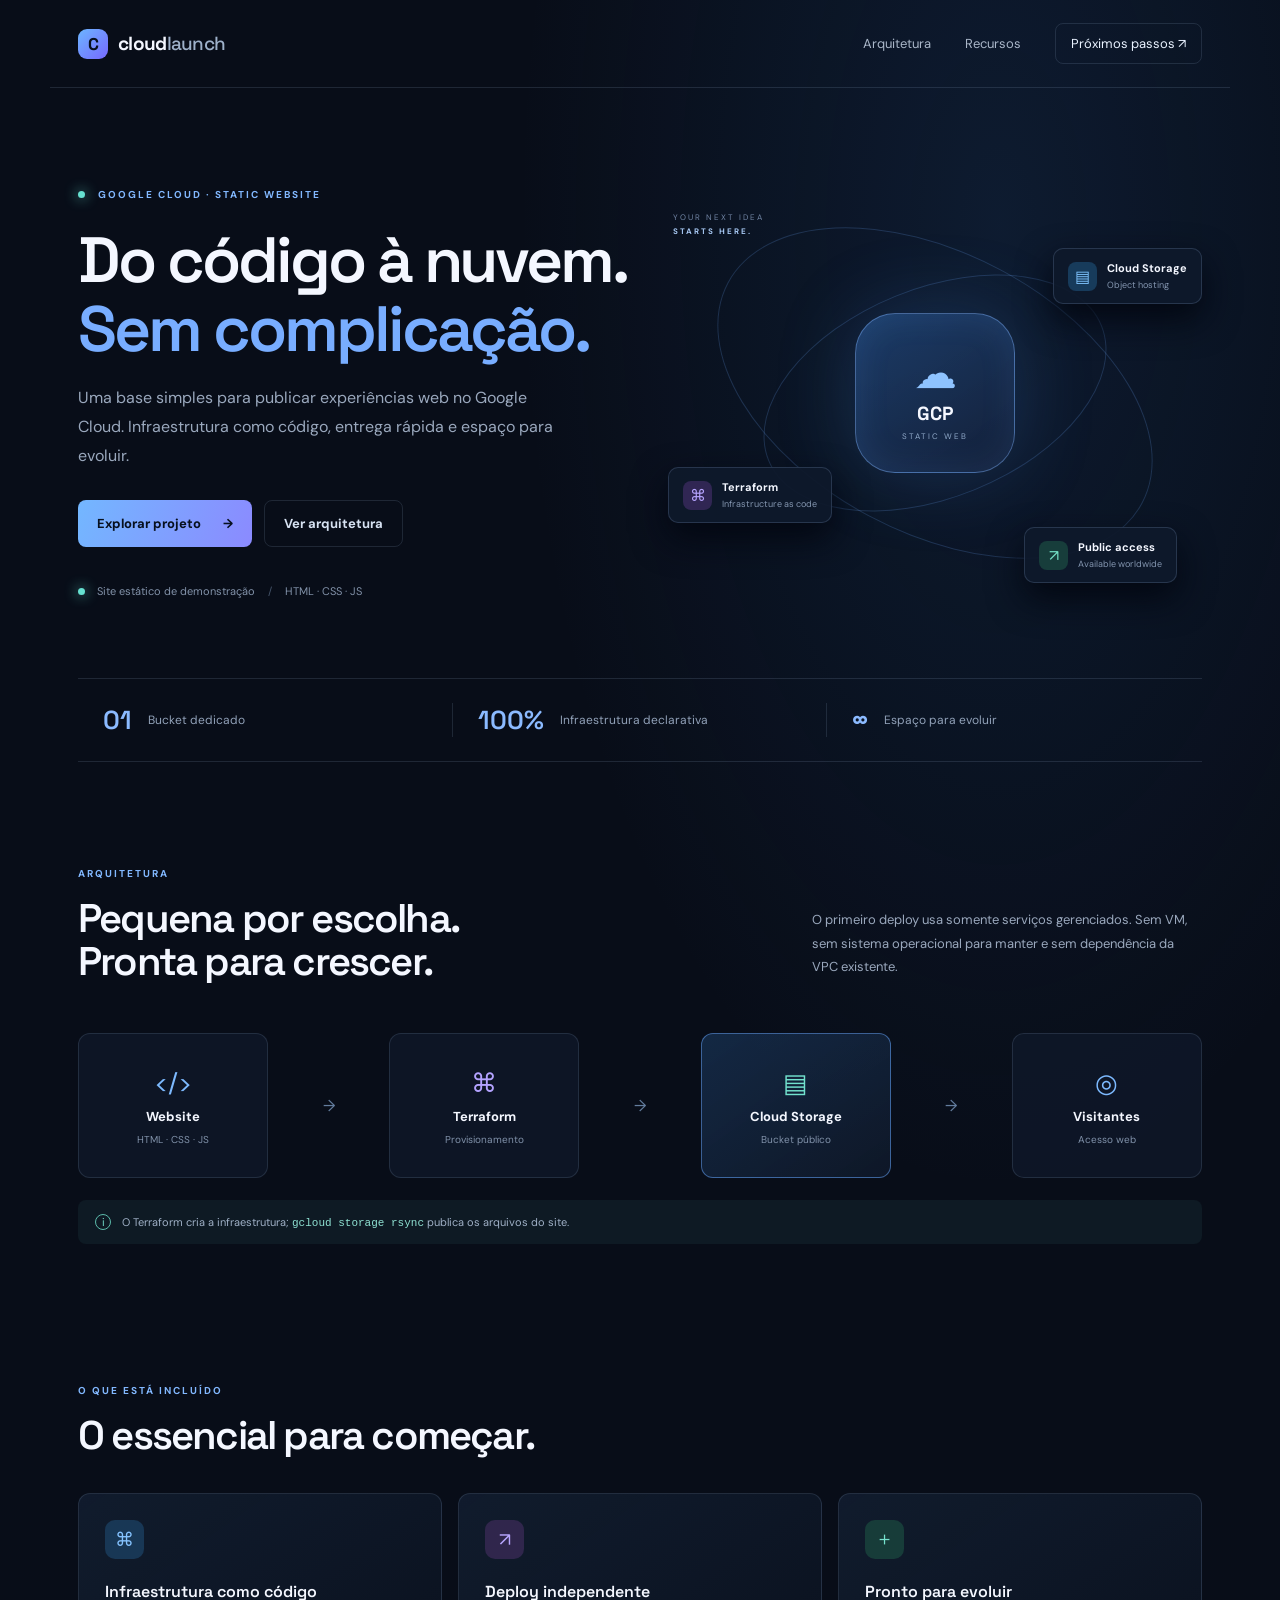
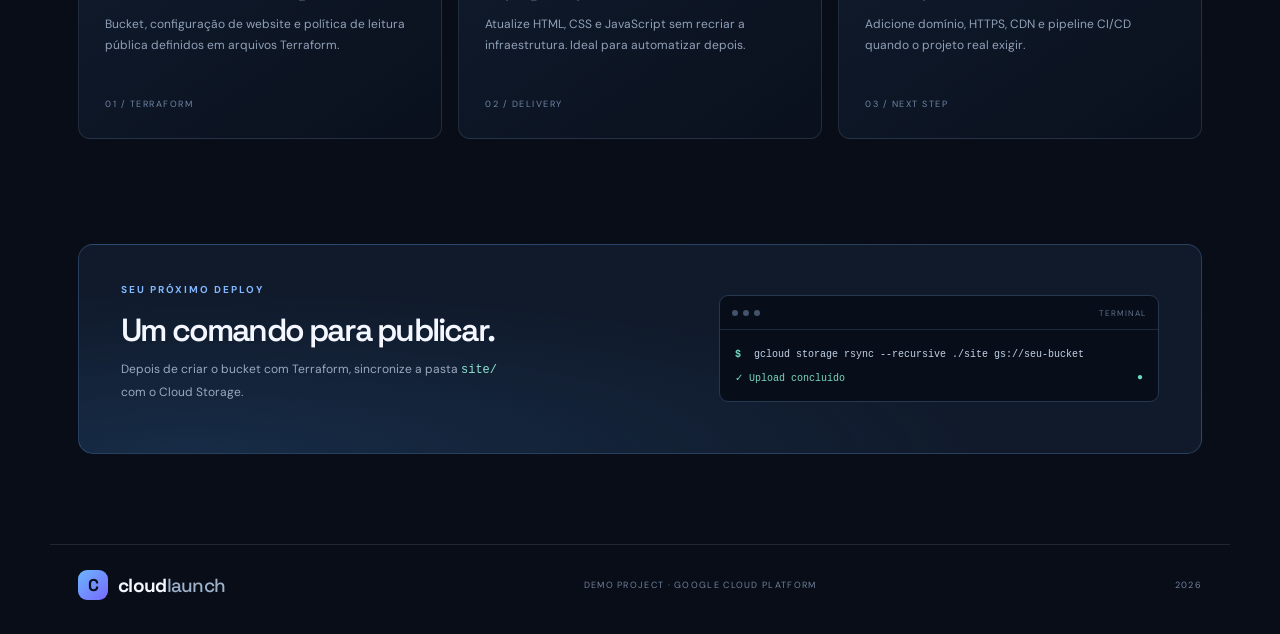
<file: gcp_create_deploy_static/site/index.html>
<!doctype html>
<html lang="pt-BR">
<head>
  <meta charset="utf-8"><meta name="viewport" content="width=device-width, initial-scale=1">
  <meta name="description" content="Site estático de demonstração hospedado no Google Cloud Storage.">
  <title>Cloud Launch | GCP Static Website</title>
  <link rel="preconnect" href="https://fonts.googleapis.com"><link rel="preconnect" href="https://fonts.gstatic.com" crossorigin>
  <link href="https://fonts.googleapis.com/css2?family=DM+Sans:wght@400;500;600;700&family=Space+Grotesk:wght@500;600;700&display=swap" rel="stylesheet">
  <link rel="stylesheet" href="./css/styles.css"><script src="./js/app.js" defer></script>
</head>
<body>
<header class="topbar"><a class="brand" href="#top"><span class="brand-mark">C</span><span>cloud<span class="brand-light">launch</span></span></a><nav><a href="#arquitetura">Arquitetura</a><a href="#recursos">Recursos</a><a class="nav-cta" href="#deploy">Próximos passos ↗</a></nav></header>
<main id="top">
<section class="hero"><div class="hero-copy"><div class="eyebrow"><span class="pulse"></span> GOOGLE CLOUD · STATIC WEBSITE</div><h1>Do código à nuvem.<br><span>Sem complicação.</span></h1><p class="hero-description">Uma base simples para publicar experiências web no Google Cloud. Infraestrutura como código, entrega rápida e espaço para evoluir.</p><div class="hero-actions"><a class="button button-primary" href="#deploy">Explorar projeto <span>→</span></a><a class="button button-secondary" href="#arquitetura">Ver arquitetura</a></div><div class="hero-meta"><span class="status-dot"></span> Site estático de demonstração <span class="meta-divider">/</span> HTML · CSS · JS</div></div>
<div class="hero-art"><div class="orbit orbit-one"></div><div class="orbit orbit-two"></div><div class="cloud-core"><div class="core-icon">☁</div><strong>GCP</strong><small>STATIC WEB</small></div><div class="float-card card-storage"><span class="mini-icon">▤</span><div><b>Cloud Storage</b><small>Object hosting</small></div></div><div class="float-card card-terraform"><span class="mini-icon purple">⌘</span><div><b>Terraform</b><small>Infrastructure as code</small></div></div><div class="float-card card-global"><span class="mini-icon green">↗</span><div><b>Public access</b><small>Available worldwide</small></div></div><div class="art-caption">YOUR NEXT IDEA<br><b>STARTS HERE.</b></div></div></section>
<section class="metrics"><div><strong>01</strong><span>Bucket dedicado</span></div><div><strong>100%</strong><span>Infraestrutura declarativa</span></div><div><strong>∞</strong><span>Espaço para evoluir</span></div></section>
<section class="section" id="arquitetura"><div class="section-heading"><div><div class="eyebrow">ARQUITETURA</div><h2>Pequena por escolha.<br>Pronta para crescer.</h2></div><p>O primeiro deploy usa somente serviços gerenciados. Sem VM, sem sistema operacional para manter e sem dependência da VPC existente.</p></div><div class="architecture"><div class="arch-node"><span class="arch-symbol">&lt;/&gt;</span><b>Website</b><small>HTML · CSS · JS</small></div><span class="arch-arrow">→</span><div class="arch-node"><span class="arch-symbol purple">⌘</span><b>Terraform</b><small>Provisionamento</small></div><span class="arch-arrow">→</span><div class="arch-node featured"><span class="arch-symbol mint">▤</span><b>Cloud Storage</b><small>Bucket público</small></div><span class="arch-arrow">→</span><div class="arch-node"><span class="arch-symbol">◎</span><b>Visitantes</b><small>Acesso web</small></div></div><div class="architecture-note"><span>i</span> O Terraform cria a infraestrutura; <code>gcloud storage rsync</code> publica os arquivos do site.</div></section>
<section class="section features-section" id="recursos"><div class="eyebrow">O QUE ESTÁ INCLUÍDO</div><h2>O essencial para começar.</h2><div class="feature-grid"><article class="feature-card"><div class="feature-icon blue">⌘</div><h3>Infraestrutura como código</h3><p>Bucket, configuração de website e política de leitura pública definidos em arquivos Terraform.</p><span>01 / TERRAFORM</span></article><article class="feature-card"><div class="feature-icon violet">↗</div><h3>Deploy independente</h3><p>Atualize HTML, CSS e JavaScript sem recriar a infraestrutura. Ideal para automatizar depois.</p><span>02 / DELIVERY</span></article><article class="feature-card"><div class="feature-icon mint">＋</div><h3>Pronto para evoluir</h3><p>Adicione domínio, HTTPS, CDN e pipeline CI/CD quando o projeto real exigir.</p><span>03 / NEXT STEP</span></article></div></section>
<section class="deploy-banner" id="deploy"><div><div class="eyebrow">SEU PRÓXIMO DEPLOY</div><h2>Um comando para publicar.</h2><p>Depois de criar o bucket com Terraform, sincronize a pasta <code>site/</code> com o Cloud Storage.</p></div><div class="terminal"><div class="terminal-bar"><i></i><i></i><i></i><small>TERMINAL</small></div><div class="terminal-line"><b>$</b> gcloud storage rsync --recursive ./site gs://seu-bucket</div><div class="terminal-success">✓ Upload concluído <span>●</span></div></div></section>
</main><footer><a class="brand" href="#top"><span class="brand-mark">C</span><span>cloud<span class="brand-light">launch</span></span></a><span>DEMO PROJECT · GOOGLE CLOUD PLATFORM</span><span id="year"></span></footer>
</body></html>
</file>
<file: gcp_create_deploy_static/site/css/styles.css>
:root{--bg:#080d18;--text:#f4f7ff;--muted:#9aa8bd;--blue:#69a8ff;--cyan:#66e0d0;--line:rgba(160,185,220,.15);font-family:"DM Sans",sans-serif;color:var(--text);background:var(--bg);scroll-behavior:smooth}*{box-sizing:border-box}body{margin:0;background:radial-gradient(ellipse at 78% 10%,rgba(37,91,157,.18),transparent 34%),var(--bg);color:var(--text)}a{color:inherit;text-decoration:none}.topbar,main,footer{max-width:1180px;margin:auto}.topbar{height:88px;display:flex;align-items:center;justify-content:space-between;padding:0 28px;border-bottom:1px solid var(--line)}.brand{display:flex;align-items:center;gap:10px;font:700 19px "Space Grotesk",sans-serif;letter-spacing:-.7px}.brand-mark{display:grid;place-items:center;width:30px;height:30px;border-radius:9px;background:linear-gradient(135deg,#6cb5ff,#7769ff);font-size:17px;color:#07101e}.brand-light{font-weight:500;color:#9eb1ca}.topbar nav{display:flex;align-items:center;gap:34px;color:#aab7c9;font-size:13px}.topbar nav a:hover{color:white}.topbar nav .nav-cta{color:#e9f2ff;border:1px solid var(--line);padding:11px 15px;border-radius:8px}.hero{min-height:590px;padding:85px 28px 65px;display:grid;grid-template-columns:1.02fr .98fr;align-items:center;gap:35px}.eyebrow{font-size:10px;letter-spacing:2px;font-weight:700;color:#82b8ff}.pulse,.status-dot{display:inline-block;width:7px;height:7px;border-radius:50%;background:var(--cyan);margin-right:9px;box-shadow:0 0 13px #66e0d0}.hero h1,.section h2,.deploy-banner h2,.not-found h1{font:600 clamp(42px,5vw,66px)/1.08 "Space Grotesk",sans-serif;letter-spacing:-3px;margin:25px 0 20px}.hero h1 span,.not-found h1 span{color:#78adff}.hero-description{max-width:490px;color:var(--muted);font-size:16px;line-height:1.8}.hero-actions{display:flex;gap:12px;margin-top:30px}.button{display:inline-flex;align-items:center;gap:22px;padding:14px 19px;border-radius:8px;font-size:13px;font-weight:700;transition:.2s}.button:hover{transform:translateY(-2px)}.button-primary{background:linear-gradient(110deg,#73b7ff,#8b8aff);color:#07101e}.button-secondary{border:1px solid var(--line);color:#d7e2f2}.hero-meta{font-size:11px;color:#8292a9;margin-top:37px}.meta-divider{padding:0 10px;color:#45546a}.hero-art{height:390px;position:relative;display:grid;place-items:center}.orbit{position:absolute;border:1px solid rgba(110,169,255,.2);border-radius:50%;transform:rotate(-22deg)}.orbit-one{width:360px;height:210px}.orbit-two{width:470px;height:280px;transform:rotate(28deg)}.cloud-core{width:160px;height:160px;border:1px solid rgba(126,180,255,.45);border-radius:40px;background:linear-gradient(145deg,rgba(37,81,139,.65),rgba(20,32,57,.9));box-shadow:0 0 80px rgba(69,139,232,.22),inset 0 0 35px rgba(101,167,255,.12);display:flex;align-items:center;justify-content:center;flex-direction:column;z-index:2}.core-icon{font-size:43px;color:#8ec3ff}.cloud-core strong{font:700 19px "Space Grotesk"}.cloud-core small{font-size:8px;letter-spacing:2px;color:#90a9c9;margin-top:5px}.float-card{position:absolute;z-index:3;display:flex;align-items:center;gap:10px;padding:12px 14px;border:1px solid rgba(147,177,218,.2);border-radius:10px;background:rgba(14,25,43,.94);box-shadow:0 15px 35px #030711}.float-card b,.float-card small{display:block}.float-card b{font-size:11px}.float-card small{font-size:9px;color:#8496b0;margin-top:4px}.mini-icon{width:29px;height:29px;display:grid;place-items:center;border-radius:8px;background:#173b5b;color:#80c5ff}.mini-icon.purple{background:#302653;color:#b6a4ff}.mini-icon.green{background:#173d3b;color:#75e1c7}.card-storage{top:50px;right:0}.card-terraform{bottom:65px;left:0}.card-global{bottom:5px;right:25px}.art-caption{position:absolute;top:13px;left:5px;font-size:8px;line-height:1.7;letter-spacing:2px;color:#7185a4}.art-caption b{color:#a8c9f4}.metrics{margin:0 28px;padding:24px 0;border-top:1px solid var(--line);border-bottom:1px solid var(--line);display:grid;grid-template-columns:repeat(3,1fr)}.metrics div{display:flex;align-items:center;gap:16px;padding-left:25px;border-right:1px solid var(--line)}.metrics div:last-child{border:0}.metrics strong{font:600 26px "Space Grotesk";color:#8bbaff}.metrics span{font-size:12px;color:#91a1b8}.section{padding:105px 28px}.section-heading{display:flex;justify-content:space-between;align-items:end;gap:30px}.section h2,.deploy-banner h2{font-size:40px;letter-spacing:-1.8px;margin:17px 0 0}.section-heading>p{max-width:390px;color:var(--muted);font-size:13px;line-height:1.8;margin:0 0 5px}.architecture{margin-top:50px;display:flex;align-items:center;justify-content:space-between;gap:12px}.arch-node{width:190px;min-height:145px;border:1px solid var(--line);background:rgba(16,26,43,.72);border-radius:12px;display:flex;flex-direction:column;align-items:center;justify-content:center;gap:8px}.arch-node.featured{border-color:rgba(105,168,255,.5);background:linear-gradient(145deg,rgba(32,68,112,.5),rgba(16,26,43,.8))}.arch-symbol{font-size:26px;color:#7dbaff}.purple{color:#b4a3ff}.mint{color:#72e2ce}.arch-node b{font-size:13px}.arch-node small{font-size:10px;color:#8192aa}.arch-arrow{color:#637d9e}.architecture-note{margin-top:22px;padding:14px 17px;border-radius:8px;background:rgba(102,224,208,.06);color:#9fb0c6;font-size:11px}.architecture-note>span{display:inline-grid;place-items:center;border:1px solid #5bbaaa;color:#70d9c7;border-radius:50%;width:16px;height:16px;margin-right:8px}.architecture-note code,.deploy-banner code{color:#8fe2d3}.features-section{padding-top:35px}.features-section h2{margin-bottom:35px}.feature-grid{display:grid;grid-template-columns:repeat(3,1fr);gap:16px}.feature-card{padding:26px;border:1px solid var(--line);border-radius:12px;background:linear-gradient(145deg,rgba(18,30,49,.85),rgba(11,18,31,.8))}.feature-icon{width:39px;height:39px;display:grid;place-items:center;border-radius:10px;font-size:19px}.feature-icon.blue{background:#183755;color:#85c3ff}.feature-icon.violet{background:#30264c;color:#b8a6ff}.feature-icon.mint{background:#173c39;color:#76e2ce}.feature-card h3{font:600 16px "Space Grotesk";margin:22px 0 10px}.feature-card p{font-size:12px;line-height:1.8;color:#91a1b8;min-height:65px}.feature-card>span{font-size:9px;letter-spacing:1.5px;color:#6f86a6}.deploy-banner{margin:0 28px 90px;padding:38px 42px;border:1px solid rgba(111,170,244,.25);border-radius:15px;background:radial-gradient(ellipse at 10% 100%,rgba(46,106,166,.22),transparent 55%),#101a2b;display:flex;justify-content:space-between;align-items:center;gap:35px}.deploy-banner h2{font-size:32px}.deploy-banner p{font-size:12px;color:#9aa9be;line-height:1.8;max-width:400px}.terminal{width:440px;max-width:48%;background:#080e19;border:1px solid #263750;border-radius:9px;overflow:hidden}.terminal-bar{height:34px;border-bottom:1px solid #1d2a3d;display:flex;align-items:center;gap:5px;padding:0 12px}.terminal-bar i{width:6px;height:6px;border-radius:50%;background:#42536b}.terminal-bar small{margin-left:auto;font-size:8px;letter-spacing:1px;color:#61748e}.terminal-line{padding:19px 15px 12px;font:10px monospace;color:#c3d3e8;white-space:nowrap;overflow-x:auto}.terminal-line b{color:#71dfc9;margin-right:7px}.terminal-success{padding:0 15px 17px;font:10px monospace;color:#78d8bd}.terminal-success span{float:right;color:#67ddc4}footer{padding:25px 28px 35px;border-top:1px solid var(--line);display:flex;justify-content:space-between;align-items:center}footer>span{font-size:9px;letter-spacing:1.3px;color:#71829b}.not-found{min-height:100vh;display:grid;place-items:center;padding:30px}.not-found main{max-width:650px}.not-found h1{font-size:54px}.not-found p{color:var(--muted);margin:25px 0}.not-found .button{margin-top:10px}@media(max-width:800px){.topbar{height:72px}.topbar nav{gap:14px}.topbar nav a:first-child,.topbar nav a:nth-child(2){display:none}.hero{grid-template-columns:1fr;padding-top:65px}.hero-art{height:330px;margin:0 10px}.hero h1{font-size:52px}.section-heading{display:block}.section-heading>p{margin-top:22px}.architecture{flex-wrap:wrap;justify-content:center}.arch-node{width:40%}.arch-arrow{display:none}.deploy-banner{display:block;padding:30px}.terminal{max-width:100%;width:100%;margin-top:25px}.metrics{margin:0 20px}.metrics div{padding-left:10px;gap:8px}.metrics span{font-size:10px}.feature-grid{grid-template-columns:1fr}.feature-card p{min-height:0}}@media(max-width:480px){.topbar{padding:0 18px}.topbar nav .nav-cta{font-size:11px;padding:9px}.hero{padding:55px 20px 40px}.hero h1{font-size:43px;letter-spacing:-2px}.hero-description{font-size:14px}.hero-art{transform:scale(.88);margin:-10px -25px}.metrics{margin:0 20px}.metrics strong{font-size:20px}.metrics span{font-size:9px}.section{padding:75px 20px}.section h2{font-size:34px}.arch-node{width:44%;min-height:125px}.deploy-banner{margin:0 20px 60px;padding:25px 20px}.deploy-banner h2{font-size:28px}footer{padding:25px 20px;gap:15px;flex-wrap:wrap}footer>span{font-size:8px}}
</file>
